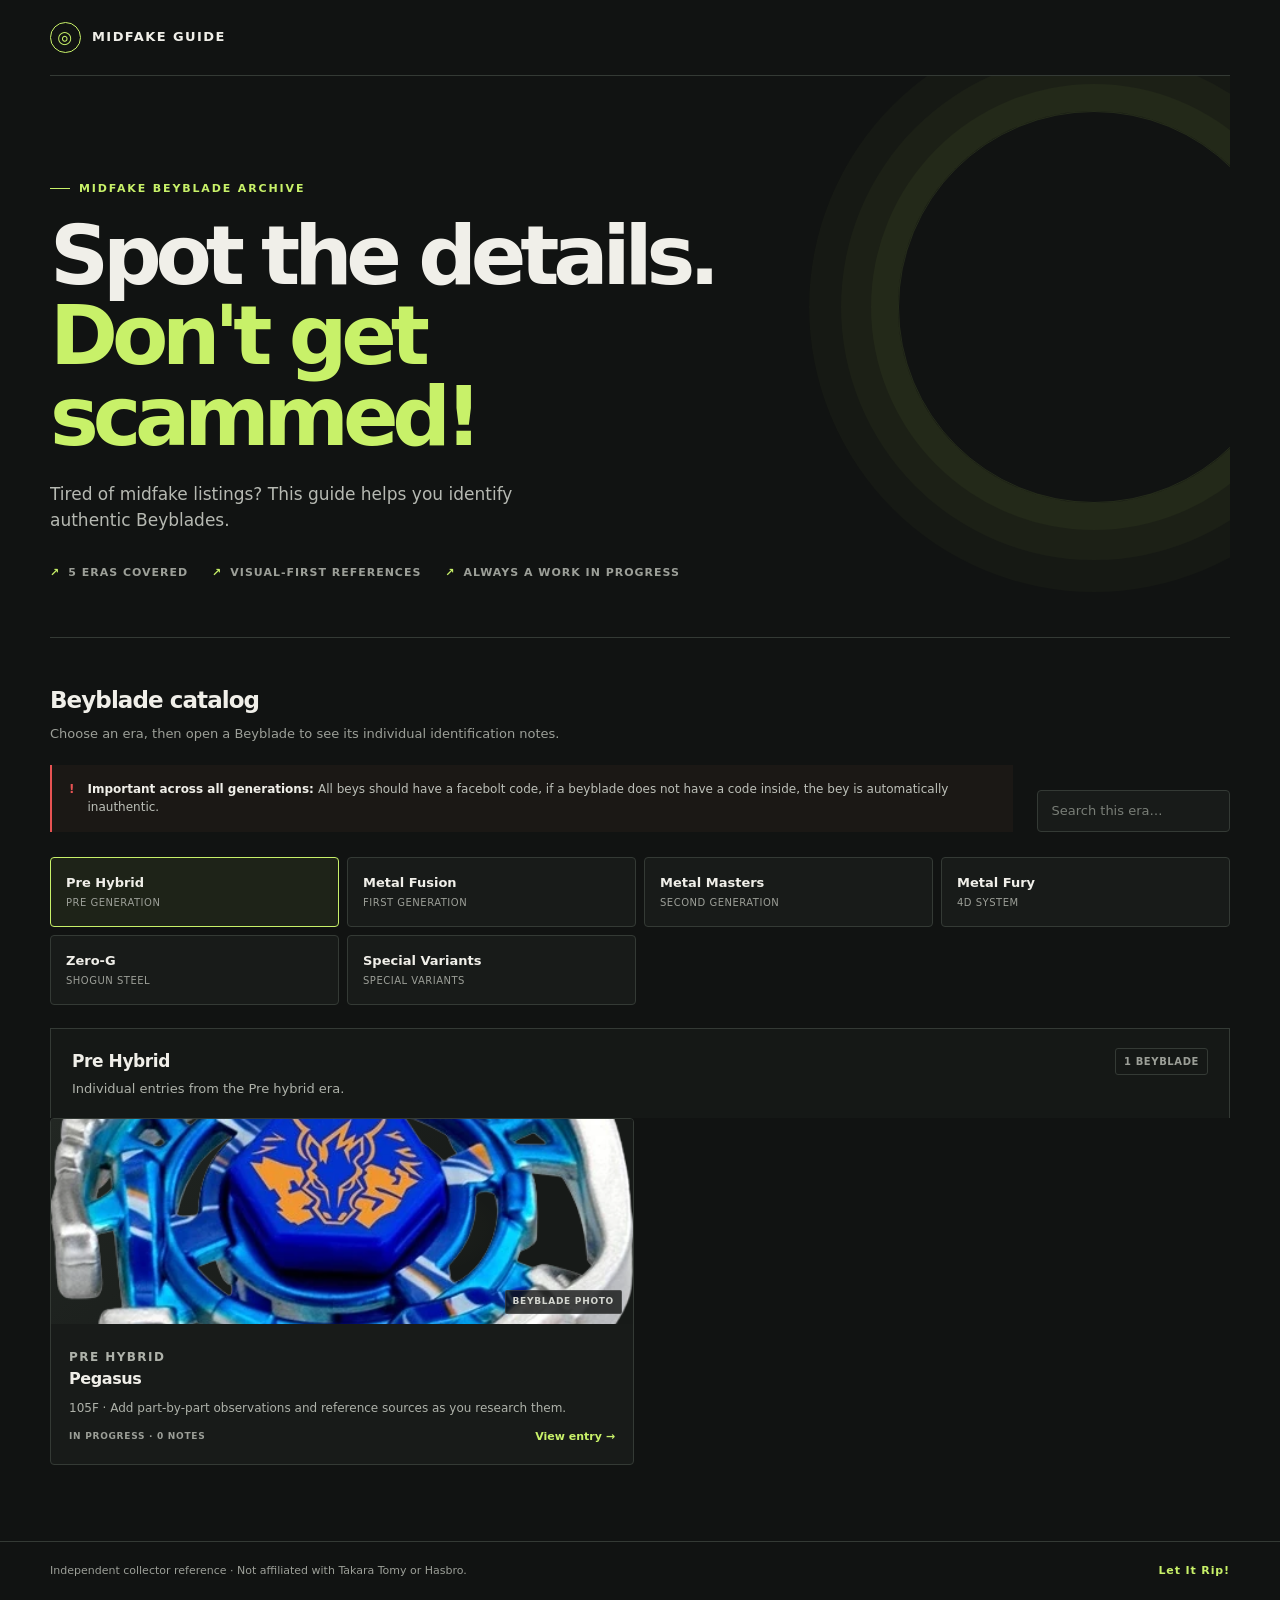
<file: index.html>
<!doctype html>
<html lang="en">
<head>
  <meta charset="utf-8">
  <meta name="viewport" content="width=device-width, initial-scale=1">
  <meta name="theme-color" content="#111312">
  <meta name="description" content="A community-friendly visual guide to comparing Beyblade midfakes across Metal Fusion, Metal Masters, Metal Fury, and Zero-G.">
  <title>Midfake Guide — Beyblade Catalog</title>
  <link rel="icon" href="images/favicon.ico" type="image/x-icon">
  <style>
    :root {
      color-scheme: dark;
      --ink: #f0efe9;
      --muted: #9c9f98;
      --surface: #181b19;
      --surface-raised: #202421;
      --line: #343a35;
      --accent: #c8f169;
      --accent-ink: #171b11;
      --orange: #e75353;
      --page-width: 1180px;
    }

    * { box-sizing: border-box; }

    body {
      margin: 0;
      background: #111312;
      color: var(--ink);
      font-family: Inter, ui-sans-serif, system-ui, -apple-system, BlinkMacSystemFont, "Segoe UI", sans-serif;
      line-height: 1.55;
    }

    button, input { font: inherit; }
    button { color: inherit; }
    a { color: inherit; }

    .shell {
      width: min(var(--page-width), calc(100% - 48px));
      margin-inline: auto;
    }

    .topbar {
      min-height: 76px;
      display: flex;
      align-items: center;
      justify-content: space-between;
      gap: 20px;
      border-bottom: 1px solid var(--line);
    }

    .brand {
      display: flex;
      align-items: center;
      gap: 11px;
      color: var(--ink);
      font-size: 13px;
      font-weight: 750;
      letter-spacing: .11em;
      text-decoration: none;
      text-transform: uppercase;
    }

    .brand-mark {
      display: grid;
      width: 31px;
      height: 31px;
      place-items: center;
      border: 1px solid var(--accent);
      border-radius: 50%;
      color: var(--accent);
      font-size: 17px;
      line-height: 1;
    }

    .top-note {
      color: var(--muted);
      font-size: 12px;
      letter-spacing: .04em;
      text-decoration: none;
    }

    .top-note:hover { color: var(--accent); }
    .hero {
      position: relative;
      overflow: hidden;
      padding: clamp(54px, 9vw, 104px) 0 56px;
      border-bottom: 1px solid var(--line);
    }

    .hero::after {
      position: absolute;
      top: 35px;
      right: max(-60px, calc((100vw - var(--page-width)) / 2 - 110px));
      width: clamp(190px, 32vw, 390px);
      aspect-ratio: 1;
      border: 1px solid #c8f1691c;
      border-radius: 50%;
      box-shadow: 0 0 0 27px #c8f1690a, 0 0 0 57px #c8f16908, 0 0 0 89px #c8f16906;
      content: "";
      pointer-events: none;
    }

    .eyebrow {
      display: flex;
      align-items: center;
      gap: 9px;
      margin: 0 0 19px;
      color: var(--accent);
      font-size: 11px;
      font-weight: 800;
      letter-spacing: .17em;
      text-transform: uppercase;
    }

    .eyebrow::before {
      width: 20px;
      height: 1px;
      background: currentColor;
      content: "";
    }

    h1 {
      max-width: 720px;
      margin: 0;
      font-size: clamp(42px, 7.4vw, 82px);
      font-weight: 760;
      letter-spacing: -.075em;
      line-height: .98;
    }

    h1 span { color: var(--accent); }

    .hero-copy {
      max-width: 540px;
      margin: 24px 0 0;
      color: #b6b9b2;
      font-size: clamp(15px, 1.7vw, 17px);
    }

    .hero-meta {
      display: flex;
      flex-wrap: wrap;
      gap: 10px 24px;
      margin-top: 30px;
      color: var(--muted);
      font-size: 11px;
      font-weight: 700;
      letter-spacing: .09em;
      text-transform: uppercase;
    }

    .hero-meta span::before {
      margin-right: 8px;
      color: var(--accent);
      content: "↗";
    }

    .library { padding: 45px 0 76px; }

    .section-heading {
      display: flex;
      align-items: end;
      justify-content: space-between;
      gap: 24px;
      margin-bottom: 25px;
    }

    .section-heading h2 {
      margin: 0;
      font-size: 23px;
      letter-spacing: -.04em;
    }

    .section-heading p {
      margin: 5px 0 0;
      color: var(--muted);
      font-size: 13px;
    }

    .search {
      width: min(250px, 100%);
      padding: 10px 13px;
      border: 1px solid var(--line);
      border-radius: 4px;
      outline: none;
      background: var(--surface);
      color: var(--ink);
      font-size: 13px;
    }

    .search:focus { border-color: var(--accent); }
    .search::placeholder { color: #797e77; }

    .era-tabs {
      display: grid;
      grid-template-columns: repeat(4, 1fr);
      gap: 8px;
      margin-bottom: 23px;
    }

    .era-tab {
      min-height: 70px;
      padding: 13px 15px;
      border: 1px solid var(--line);
      border-radius: 4px;
      background: var(--surface);
      cursor: pointer;
      text-align: left;
      transition: border-color .16s ease, background .16s ease, transform .16s ease;
    }

    .era-tab:hover { transform: translateY(-2px); border-color: #68705f; }

    .era-tab[aria-selected="true"] {
      border-color: var(--accent);
      background: #c8f16912;
    }

    .era-tab-name {
      display: block;
      font-size: 13px;
      font-weight: 750;
    }

    .era-tab-range {
      display: block;
      margin-top: 2px;
      color: var(--muted);
      font-size: 10px;
      letter-spacing: .05em;
      text-transform: uppercase;
    }

    .era-overview {
      display: flex;
      align-items: start;
      justify-content: space-between;
      gap: 24px;
      padding: 19px 21px;
      border: 1px solid var(--line);
      border-bottom: 0;
      background: #151816;
    }

    .era-overview h3 {
      margin: 0;
      font-size: 17px;
      letter-spacing: -.025em;
    }

    .era-overview p {
      max-width: 690px;
      margin: 5px 0 0;
      color: #aeb2aa;
      font-size: 13px;
    }

    .era-count {
      flex: 0 0 auto;
      padding: 5px 8px;
      border: 1px solid var(--line);
      border-radius: 3px;
      color: var(--muted);
      font-size: 10px;
      font-weight: 700;
      letter-spacing: .06em;
      text-transform: uppercase;
    }

    .reference-grid {
      display: grid;
      grid-template-columns: repeat(2, minmax(0, 1fr));
      gap: 12px;
    }

    .reference-card {
      overflow: hidden;
      border: 1px solid var(--line);
      border-radius: 4px;
      background: var(--surface);
    }

    .entry-card {
      display: block;
      width: 100%;
      padding: 0;
      border: 1px solid var(--line);
      color: inherit;
      text-align: left;
      text-decoration: none;
      transition: border-color .16s ease, transform .16s ease;
    }

    .entry-card:hover, .entry-card:focus-visible {
      transform: translateY(-2px);
      border-color: var(--accent);
    }

    .entry-card:focus-visible, .back-button:focus-visible {
      outline: 2px solid var(--accent);
      outline-offset: 3px;
    }

    .entry-meta {
      display: flex;
      align-items: center;
      justify-content: space-between;
      gap: 12px;
      margin-top: 11px;
    }

    .entry-status {
      color: var(--muted);
      font-size: 9px;
      font-weight: 750;
      letter-spacing: .08em;
      text-transform: uppercase;
    }

    .entry-link {
      color: var(--accent);
      font-size: 11px;
      font-weight: 750;
    }

    .entry-detail {
      margin-top: 20px;
      border: 1px solid var(--line);
      border-radius: 4px;
      background: var(--surface);
    }

    .detail-heading {
      display: flex;
      align-items: start;
      justify-content: space-between;
      gap: 20px;
      padding: 20px;
      border-bottom: 1px solid var(--line);
    }

    .detail-heading h3 {
      margin: 0;
      font-size: clamp(22px, 4vw, 32px);
      letter-spacing: -.05em;
    }

    .detail-combo { margin: 4px 0 0; color: var(--muted); font-size: 13px; }

    .back-button {
      flex: 0 0 auto;
      padding: 9px 12px;
      border: 1px solid var(--line);
      border-radius: 3px;
      background: var(--surface-raised);
      cursor: pointer;
      font-size: 12px;
    }

    .detail-body { padding: 20px; }

    .detail-summary {
      max-width: 760px;
      margin: 0 0 22px;
      color: #c1c4bd;
      font-size: 14px;
    }

    .detail-section-title {
      margin: 0 0 11px;
      color: var(--muted);
      font-size: 10px;
      font-weight: 800;
      letter-spacing: .12em;
      text-transform: uppercase;
    }

    .evidence-grid {
      display: grid;
      grid-template-columns: repeat(2, minmax(0, 1fr));
      gap: 11px;
    }

    .evidence-card {
      overflow: hidden;
      border: 1px solid var(--line);
      border-radius: 3px;
      background: #151816;
    }

    .evidence-image {
      position: relative;
      display: grid;
      min-height: 155px;
      place-items: center;
      overflow: hidden;
      background: radial-gradient(ellipse at center, #c8f16912, transparent 56%), #191d1a;
    }

    .evidence-image img {
      position: absolute;
      inset: 0;
      width: 100%;
      height: 100%;
      object-fit: cover;
    }

    .evidence-placeholder {
      max-width: 220px;
      padding: 15px;
      color: var(--muted);
      font-size: 11px;
      text-align: center;
    }

    .evidence-copy { padding: 14px; }
    .evidence-copy h5 { margin: 0; font-size: 14px; }
    .evidence-copy p { margin: 7px 0 0; color: #aeb2aa; font-size: 12px; }

    .evidence-source {
      display: inline-block;
      margin-top: 10px;
      color: var(--accent);
      font-size: 11px;
      font-weight: 700;
      text-decoration-thickness: 1px;
      text-underline-offset: 3px;
    }

    .shared-check {
      margin-top: 18px;
      padding: 15px 16px;
      border-left: 2px solid var(--orange);
      background: #e783530c;
    }

    .shared-check h4 { margin: 0; font-size: 13px; }
    .shared-check p { margin: 5px 0 0; color: #bdc0b9; font-size: 12px; }
    .detail-empty { padding: 25px; border: 1px dashed var(--line); color: var(--muted); font-size: 13px; }

    .reference-image {
      position: relative;
      display: grid;
      min-height: 205px;
      place-items: center;
      overflow: hidden;
      background:
        radial-gradient(ellipse at 50% 53%, #c8f16914, transparent 39%),
        linear-gradient(135deg, #222723, #171a18 65%);
    }

    .reference-image::before,
    .reference-image::after {
      position: absolute;
      width: 165px;
      height: 165px;
      border: 1px solid #c8f16920;
      border-radius: 50%;
      content: "";
    }

    .reference-image::after { width: 118px; height: 118px; border-color: #c8f16918; }

    .top-illustration {
      z-index: 1;
      width: 98px;
      height: 98px;
      filter: drop-shadow(0 13px 16px #0008);
      transform: rotate(-12deg);
    }

    .reference-image img {
      position: absolute;
      z-index: 2;
      width: 100%;
      height: 100%;
      object-fit: cover;
    }

    .image-caption {
      position: absolute;
      z-index: 3;
      right: 11px;
      bottom: 10px;
      padding: 4px 7px;
      border: 1px solid #ffffff20;
      border-radius: 2px;
      background: #111312c9;
      color: #d3d5cf;
      font-size: 9px;
      font-weight: 700;
      letter-spacing: .08em;
      text-transform: uppercase;
    }

    .reference-copy { padding: 17px 18px 19px; }

    .card-label {
      margin: 0 0 5px;
      color: var(--accent);
      font-size: 9px;
      font-weight: 800;
      letter-spacing: .12em;
      text-transform: uppercase;
    }

    .reference-copy h4 {
      margin: 0;
      font-size: 16px;
      letter-spacing: -.025em;
    }

    .reference-copy > p {
      margin: 7px 0 0;
      color: #aeb2aa;
      font-size: 12px;
    }

    .empty-state {
      grid-column: 1 / -1;
      padding: 36px 20px;
      border: 1px dashed var(--line);
      color: var(--muted);
      text-align: center;
    }

    .note {
      display: flex;
      gap: 13px;
      margin-top: 21px;
      padding: 15px 17px;
      border-left: 2px solid var(--orange);
      background: #e783530c;
      color: #bdc0b9;
      font-size: 12px;
    }

    .note strong { color: var(--ink); }
    .note-mark { color: var(--orange); font-weight: 900; }

    footer {
      border-top: 1px solid var(--line);
      color: var(--muted);
      font-size: 11px;
    }

    .footer-inner {
      display: flex;
      justify-content: space-between;
      gap: 20px;
      padding: 20px 0 27px;
    }

    .footer-inner p { margin: 0; }
    .footer-tag { color: var(--accent); font-weight: 750; letter-spacing: .08em; }

    @media (max-width: 700px) {
      .shell { width: min(100% - 32px, var(--page-width)); }
      .top-note { max-width: 145px; text-align: right; }
      .hero { padding: 58px 0 45px; }
      .hero::after { top: 25px; right: -100px; opacity: .7; }
      .section-heading { align-items: stretch; flex-direction: column; gap: 14px; }
      .search { width: 100%; }
      .era-tabs { grid-template-columns: repeat(2, minmax(0, 1fr)); }
      .reference-grid { grid-template-columns: repeat(2, minmax(0, 1fr)); }
      .evidence-grid { grid-template-columns: 1fr; }
      .era-overview { padding: 16px; }
      .reference-image { min-height: 190px; }
      .detail-heading { flex-direction: column-reverse; }
    }

    @media (prefers-reduced-motion: reduce) {
      *, *::before, *::after { scroll-behavior: auto !important; transition-duration: .01ms !important; }
    }

    @media (max-width: 460px) {
      .reference-grid { grid-template-columns: 1fr; }
    }
  </style>
</head>
<body>
  <header class="shell topbar">
    <a class="brand" href="index.html" aria-label="Midfake Guide home">
      <span class="brand-mark" aria-hidden="true">◎</span>
      Midfake Guide
    </a>
  </header>
  <main>
    <section class="shell hero" aria-labelledby="page-title">
      <p class="eyebrow">Midfake Beyblade Archive</p>
      <h1 id="page-title">Spot the details.<br><span>Don't get scammed!</span></h1>
      <p class="hero-copy">Tired of midfake listings? This guide helps you identify authentic Beyblades.</p>
      <div class="hero-meta" aria-label="Guide details">
        <span>5 eras covered</span>
        <span>Visual-first references</span>
        <span>Always a work in progress</span>
      </div>
    </section>

    <section class="shell library" aria-labelledby="library-title">
      <div class="section-heading">
        <div>
          <h2 id="library-title">Beyblade catalog</h2>
          <p>Choose an era, then open a Beyblade to see its individual identification notes.</p>
          <aside class="note">
         <span class="note-mark" aria-hidden="true">!</span>
        <div><strong>Important across all generations: </strong>All beys should have a facebolt code, if a beyblade does not have a code inside, the bey is automatically inauthentic.</div>
        </div>
        <label>
          <span hidden>Search Beyblades in the selected era</span>
          <input class="search" id="search" type="search" placeholder="Search this era…" autocomplete="off">
        </label>
      </div>

      <div class="era-tabs" id="era-tabs" role="tablist" aria-label="Beyblade eras"></div>
      <div class="era-overview" id="era-overview" aria-live="polite"></div>
      <div class="reference-grid" id="reference-grid"></div>
      </aside>
    </section>
  </main>

  <footer>
    <div class="shell footer-inner">
      <p>Independent collector reference · Not affiliated with Takara Tomy or Hasbro.</p>
      <p class="footer-tag">Let It Rip!</p>
    </div>
  </footer>

  <script src="catalog-data.js"></script>
  <script>
    const { eras, beys } = window.MIDFAKE_CATALOG;
    const tabs = document.getElementById("era-tabs");
    const overview = document.getElementById("era-overview");
    const grid = document.getElementById("reference-grid");
    const search = document.getElementById("search");
    const eraFromHash = window.location.hash.slice(1);
    const savedReturnEra = sessionStorage.getItem("catalog-return-era");
    const savedReturnScroll = Number(sessionStorage.getItem("catalog-return-scroll"));
    const savedReturnSearch = sessionStorage.getItem("catalog-return-search");
    const shouldRestorePosition = savedReturnEra === eraFromHash
      && eras.some((era) => era.id === savedReturnEra)
      && Number.isFinite(savedReturnScroll);
    let activeEra = eras.some((era) => era.id === eraFromHash) ? eraFromHash : eras[0].id;

    if (shouldRestorePosition && savedReturnSearch !== null) {
      search.value = savedReturnSearch;
    }

    sessionStorage.removeItem("catalog-return-era");
    sessionStorage.removeItem("catalog-return-scroll");
    sessionStorage.removeItem("catalog-return-search");

    function renderTabs() {
      tabs.innerHTML = eras.map((era) => `
        <button class="era-tab" id="tab-${era.id}" type="button" role="tab"
          aria-selected="${era.id === activeEra}" aria-controls="reference-grid"
          tabindex="${era.id === activeEra ? "0" : "-1"}" data-era="${era.id}">
          <span class="era-tab-name">${era.name}</span>
          <span class="era-tab-range">${era.range}</span>
        </button>
      `).join("");
    }

    function topIllustration() {
      return `<svg class="top-illustration" viewBox="0 0 100 100" aria-hidden="true">
        <path d="M50 5 64 25 89 19 77 42 95 59 69 63 63 89 48 70 27 84 30 58 7 47 30 35 27 11 47 27Z" fill="#c8f169" fill-opacity=".92"/>
        <circle cx="50" cy="49" r="20" fill="#202820" stroke="#f0efe9" stroke-opacity=".8" stroke-width="2"/>
        <circle cx="50" cy="49" r="8" fill="#e78353"/>
        <circle cx="50" cy="49" r="3" fill="#f0efe9"/>
      </svg>`;
    }

    function escapeHtml(value) {
      return String(value).replace(/[&<>"']/g, (character) => ({
        "&": "&amp;", "<": "&lt;", ">": "&gt;", '"': "&quot;", "'": "&#39;"
      })[character]);
    }

    function renderCatalog() {
      const era = eras.find((item) => item.id === activeEra);
      const query = search.value.trim().toLowerCase();
      const matches = beys.filter((bey) => bey.era === activeEra && (
        `${bey.name} ${bey.combo} ${bey.summary} ${bey.observations.map((item) => `${item.component} ${item.note}`).join(" ")}`
          .toLowerCase().includes(query)
      ));

      overview.innerHTML = `
        <div>
          <h3 id="active-era-title">${era.name}</h3>
          <p>${era.description}</p>
        </div>
        <span class="era-count">${matches.length} ${matches.length === 1 ? "Beyblade" : "Beyblades"}</span>
      `;

      grid.setAttribute("role", "tabpanel");
      grid.setAttribute("aria-labelledby", `tab-${era.id}`);
      grid.innerHTML = matches.length
        ? matches.map((bey) => `
          <a class="reference-card entry-card" href="bey.html?id=${encodeURIComponent(bey.id)}">
            <div class="reference-image">
              ${topIllustration()}
              ${bey.image ? `<img src="${escapeHtml(bey.image)}" alt="${escapeHtml(bey.imageAlt)}" loading="lazy">` : ""}
              <span class="image-caption">${bey.image ? "Beyblade photo" : "Add a photo"}</span>
            </div>
            <div class="reference-copy">
              <p class="card-label">${escapeHtml(era.name)}</p>
              <h4>${escapeHtml(bey.name)}</h4>
              <p>${bey.combo ? `${escapeHtml(bey.combo)} · ` : ""}${escapeHtml(bey.summary || "Catalog entry — identification notes to be added.")}</p>
              <span class="entry-meta">
                <span class="entry-status">${escapeHtml(bey.status)} · ${bey.observations.length} note${bey.observations.length === 1 ? "" : "s"}</span>
                <span class="entry-link">View entry →</span>
              </span>
            </div>
          </a>
        `).join("")
        : `<p class="empty-state">${query ? `No Beyblades match “${escapeHtml(query)}”. Try another search.` : "No Beyblade entries yet. See the how-to-add guide to get started."}</p>`;
    }

    tabs.addEventListener("click", (event) => {
      const button = event.target.closest("[data-era]");
      if (!button) return;
      activeEra = button.dataset.era;
      search.value = "";
      history.replaceState(null, "", `#${activeEra}`);
      renderTabs();
      renderCatalog();
      document.getElementById(`tab-${activeEra}`).focus();
    });

    tabs.addEventListener("keydown", (event) => {
      const currentIndex = eras.findIndex((era) => era.id === activeEra);
      let nextIndex = currentIndex;
      if (event.key === "ArrowRight") nextIndex = (currentIndex + 1) % eras.length;
      if (event.key === "ArrowLeft") nextIndex = (currentIndex - 1 + eras.length) % eras.length;
      if (nextIndex !== currentIndex) {
        event.preventDefault();
        activeEra = eras[nextIndex].id;
        search.value = "";
        history.replaceState(null, "", `#${activeEra}`);
        renderTabs();
        renderCatalog();
        document.getElementById(`tab-${activeEra}`).focus();
      }
    });

    window.addEventListener("hashchange", () => {
      const selectedEra = window.location.hash.slice(1);
      if (!eras.some((era) => era.id === selectedEra)) return;
      activeEra = selectedEra;
      search.value = "";
      renderTabs();
      renderCatalog();
    });

    search.addEventListener("input", () => {
      renderCatalog();
    });

    grid.addEventListener("click", (event) => {
      const card = event.target.closest(".entry-card");
      if (!card || event.button !== 0 || event.ctrlKey || event.metaKey || event.shiftKey || event.altKey) return;

      sessionStorage.setItem("catalog-return-era", activeEra);
      sessionStorage.setItem("catalog-return-scroll", String(window.scrollY));
      sessionStorage.setItem("catalog-return-search", search.value);
    });

    renderTabs();
    renderCatalog();

    if (shouldRestorePosition) {
      requestAnimationFrame(() => window.scrollTo(0, savedReturnScroll));
    }
  </script>
</body>
</html>
</file>
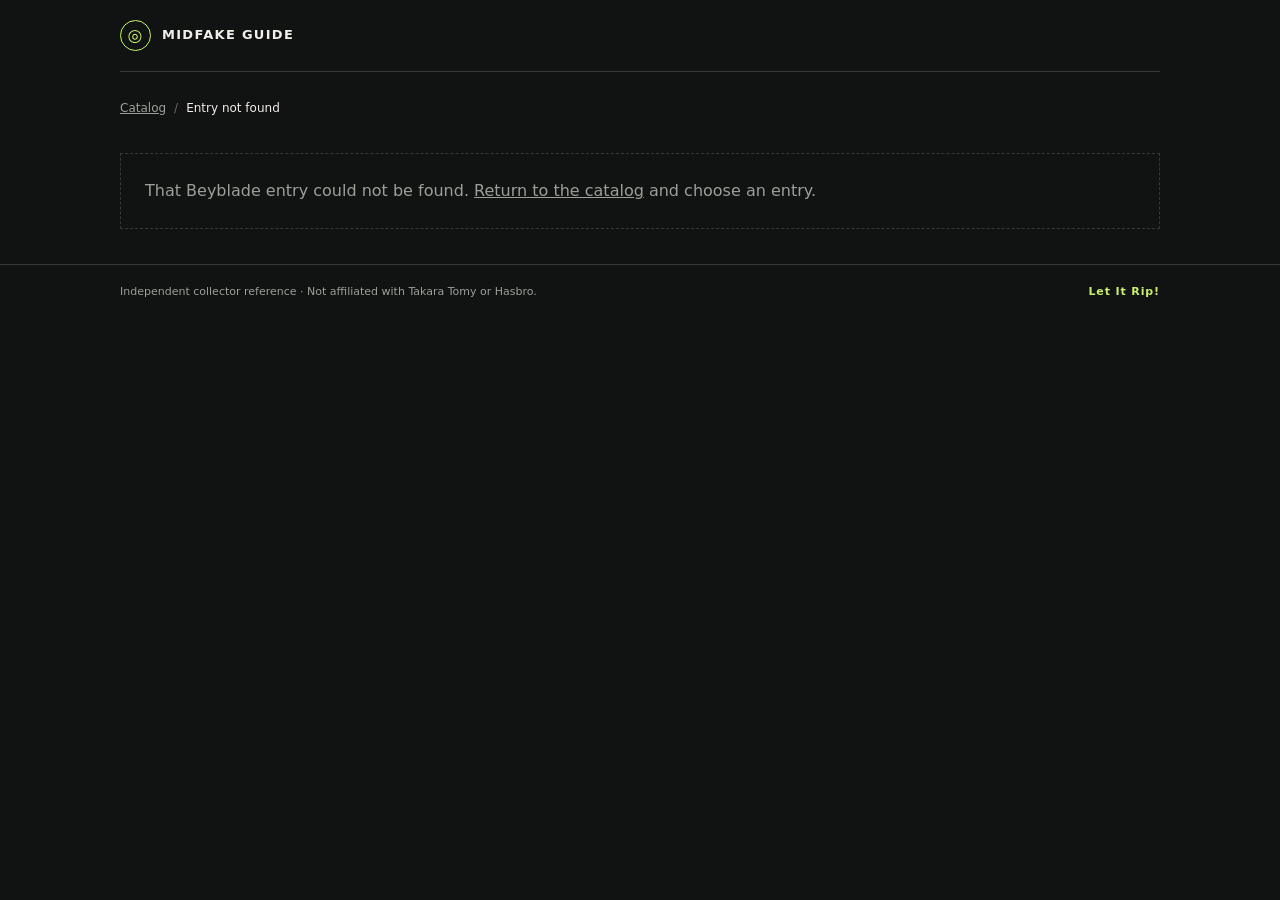
<file: bey.html>
<!doctype html>
<html lang="en">
<head>
  <meta charset="utf-8">
  <meta name="viewport" content="width=device-width, initial-scale=1">
  <meta name="theme-color" content="#111312">
  <meta name="description" content="Individual Beyblade identification notes and visual references.">
  <title>Beyblade entry — Midfake Guide</title>
  <link rel="icon" href="images/favicon.ico" type="image/x-icon">
  <link rel="stylesheet" href="site.css">
</head>
<body>
  <header class="shell topbar">
    <a class="brand" href="index.html">
      <span class="brand-mark" aria-hidden="true">◎</span>
      Midfake Guide
    </a>
  </header>

  <main class="shell">
    <nav class="breadcrumbs" id="breadcrumbs" aria-label="Breadcrumb"></nav>
    <div id="entry-content" aria-live="polite"></div>
  </main>

  <footer>
    <div class="shell footer-inner">
      <p>Independent collector reference · Not affiliated with Takara Tomy or Hasbro.</p>
      <p class="footer-tag">Let It Rip!</p>
    </div>
  </footer>

  <dialog class="image-viewer" id="image-viewer" aria-label="Full-size image viewer">
    <div class="viewer-close-row">
      <button class="viewer-close" id="viewer-close" type="button" aria-label="Close image viewer">Close ✕</button>
    </div>
    <img class="viewer-image" id="viewer-image" alt="">
    <p class="viewer-caption" id="viewer-caption"></p>
  </dialog>

  <script src="catalog-data.js"></script>
  <script>
    const { eras, beys } = window.MIDFAKE_CATALOG;
    const content = document.getElementById("entry-content");
    const breadcrumbs = document.getElementById("breadcrumbs");
    const imageViewer = document.getElementById("image-viewer");
    const viewerImage = document.getElementById("viewer-image");
    const viewerCaption = document.getElementById("viewer-caption");

    function escapeHtml(value) {
      return String(value).replace(/[&<>"']/g, (character) => ({
        "&": "&amp;", "<": "&lt;", ">": "&gt;", '"': "&quot;", "'": "&#39;"
      })[character]);
    }

    function renderBreadcrumbs(era, bey) {
      breadcrumbs.innerHTML = `
        <a class="crumb-link" href="index.html">Catalog</a>
        <span class="crumb-separator" aria-hidden="true">/</span>
        <a class="crumb-link" href="index.html#${encodeURIComponent(era.id)}">${escapeHtml(era.name)}</a>
        <span class="crumb-separator" aria-hidden="true">/</span>
        <span class="crumb-current" aria-current="page">${escapeHtml(bey.name)}</span>
      `;
    }

    function renderPhoto(image, alt, label) {
      if (!image) {
        return `<span class="photo-placeholder">${escapeHtml(alt || `Add a ${label.toLowerCase()} photo`)}</span>`;
      }

      const description = alt || label;
      return `
        <button class="image-zoom" type="button" data-image-zoom
          data-image-alt="${escapeHtml(description)}" data-image-caption="${escapeHtml(label)}"
          aria-label="Open full-size image: ${escapeHtml(description)}">
          <img src="${escapeHtml(image)}" alt="">
          <span class="image-zoom-hint" aria-hidden="true">Click to enlarge</span>
        </button>
      `;
    }

    function renderEntry(bey) {
      const era = eras.find((item) => item.id === bey.era);
      if (!era) {
        content.innerHTML = `<p class="not-found">This Beyblade entry refers to an era that is not in the catalog. <a href="index.html">Return to the catalog</a>.</p>`;
        return;
      }

      document.title = `${bey.name} — Midfake Guide`;
      renderBreadcrumbs(era, bey);
      const summary = bey.summary || "Catalog entry created. Add researched identification notes and visual references when available.";
      const mainPhoto = renderPhoto(bey.image, bey.imageAlt, `${bey.name} ${bey.combo}`);
      const observations = bey.observations.length
        ? bey.observations.map((observation) => {
          const sources = [
            { label: observation.sourceLabel, url: observation.sourceUrl },
            { label: observation.sourceLabel2, url: observation.sourceUrl2 }
          ].filter((source) => source.url);
          const sourceLinks = sources.length
            ? `<div class="source-links">${sources.map((source) => `<a class="source-link" href="${escapeHtml(source.url)}" target="_blank" rel="noopener noreferrer">${escapeHtml(source.label || "Open source reference")} ↗</a>`).join("")}</div>`
            : "";

          return `
          <article class="evidence-item">
            <div class="evidence-comparison">
              <figure class="comparison-figure">
                <figcaption>Midfake example</figcaption>
                <div class="evidence-photo">${renderPhoto(observation.midfakeImage, observation.midfakeImageAlt, `Midfake example · ${observation.component}`)}</div>
              </figure>
              <figure class="comparison-figure">
                <figcaption>Genuine reference</figcaption>
                <div class="evidence-photo">${renderPhoto(observation.genuineImage, observation.genuineImageAlt, `Genuine reference · ${observation.component}`)}</div>
              </figure>
            </div>
            <div class="evidence-copy">
              <h3>${escapeHtml(observation.component)}</h3>
              <p>${escapeHtml(observation.note)}</p>
              ${sourceLinks}
            </div>
          </article>
        `;
        }).join("")
        : `<p class="not-found">No part-specific notes yet.</p>`;

      content.innerHTML = `
        <section class="detail-hero">
          <div class="detail-hero-inner">
            <div>
              <p class="eyebrow">${escapeHtml(era.name)} · ${escapeHtml(bey.status)}</p>
              <h1 class="page-title">${escapeHtml(bey.name)}</h1>
              <p class="page-subtitle">${escapeHtml(bey.combo)}</p>
              <p class="page-intro">${escapeHtml(summary)}</p>
            </div>
            <div class="main-photo">${mainPhoto}</div>
          </div>
        </section>
        <section class="content-section">
          <h2>Identification notes</h2>
          <div class="evidence-list">${observations}</div>
        </section>
        <aside class="note"><strong>Research note:</strong> Collector observations are clues to compare, not standalone proof of authenticity. Check multiple details against reliable references for the same release and region.</aside>
      `;
      content.querySelector(".main-photo img")?.setAttribute("loading", "lazy");
    }

    const beyId = new URLSearchParams(window.location.search).get("id");
    const bey = beys.find((item) => item.id === beyId);
    if (bey) {
      renderEntry(bey);
    } else {
      breadcrumbs.innerHTML = `<a class="crumb-link" href="index.html">Catalog</a><span class="crumb-separator" aria-hidden="true">/</span><span class="crumb-current" aria-current="page">Entry not found</span>`;
      content.innerHTML = `<p class="not-found">That Beyblade entry could not be found. <a href="index.html">Return to the catalog</a> and choose an entry.</p>`;
    }

    content.addEventListener("click", (event) => {
      const trigger = event.target.closest("[data-image-zoom]");
      if (!trigger) return;
      const image = trigger.querySelector("img");
      if (!image || !image.currentSrc) return;
      viewerImage.src = image.currentSrc;
      viewerImage.alt = trigger.dataset.imageAlt;
      viewerCaption.textContent = trigger.dataset.imageCaption;
      imageViewer.showModal();
    });

    document.getElementById("viewer-close").addEventListener("click", () => {
      imageViewer.close();
    });

    imageViewer.addEventListener("click", (event) => {
      if (event.target === imageViewer) imageViewer.close();
    });

    imageViewer.addEventListener("close", () => {
      viewerImage.removeAttribute("src");
    });
  </script>
</body>
</html>
</file>
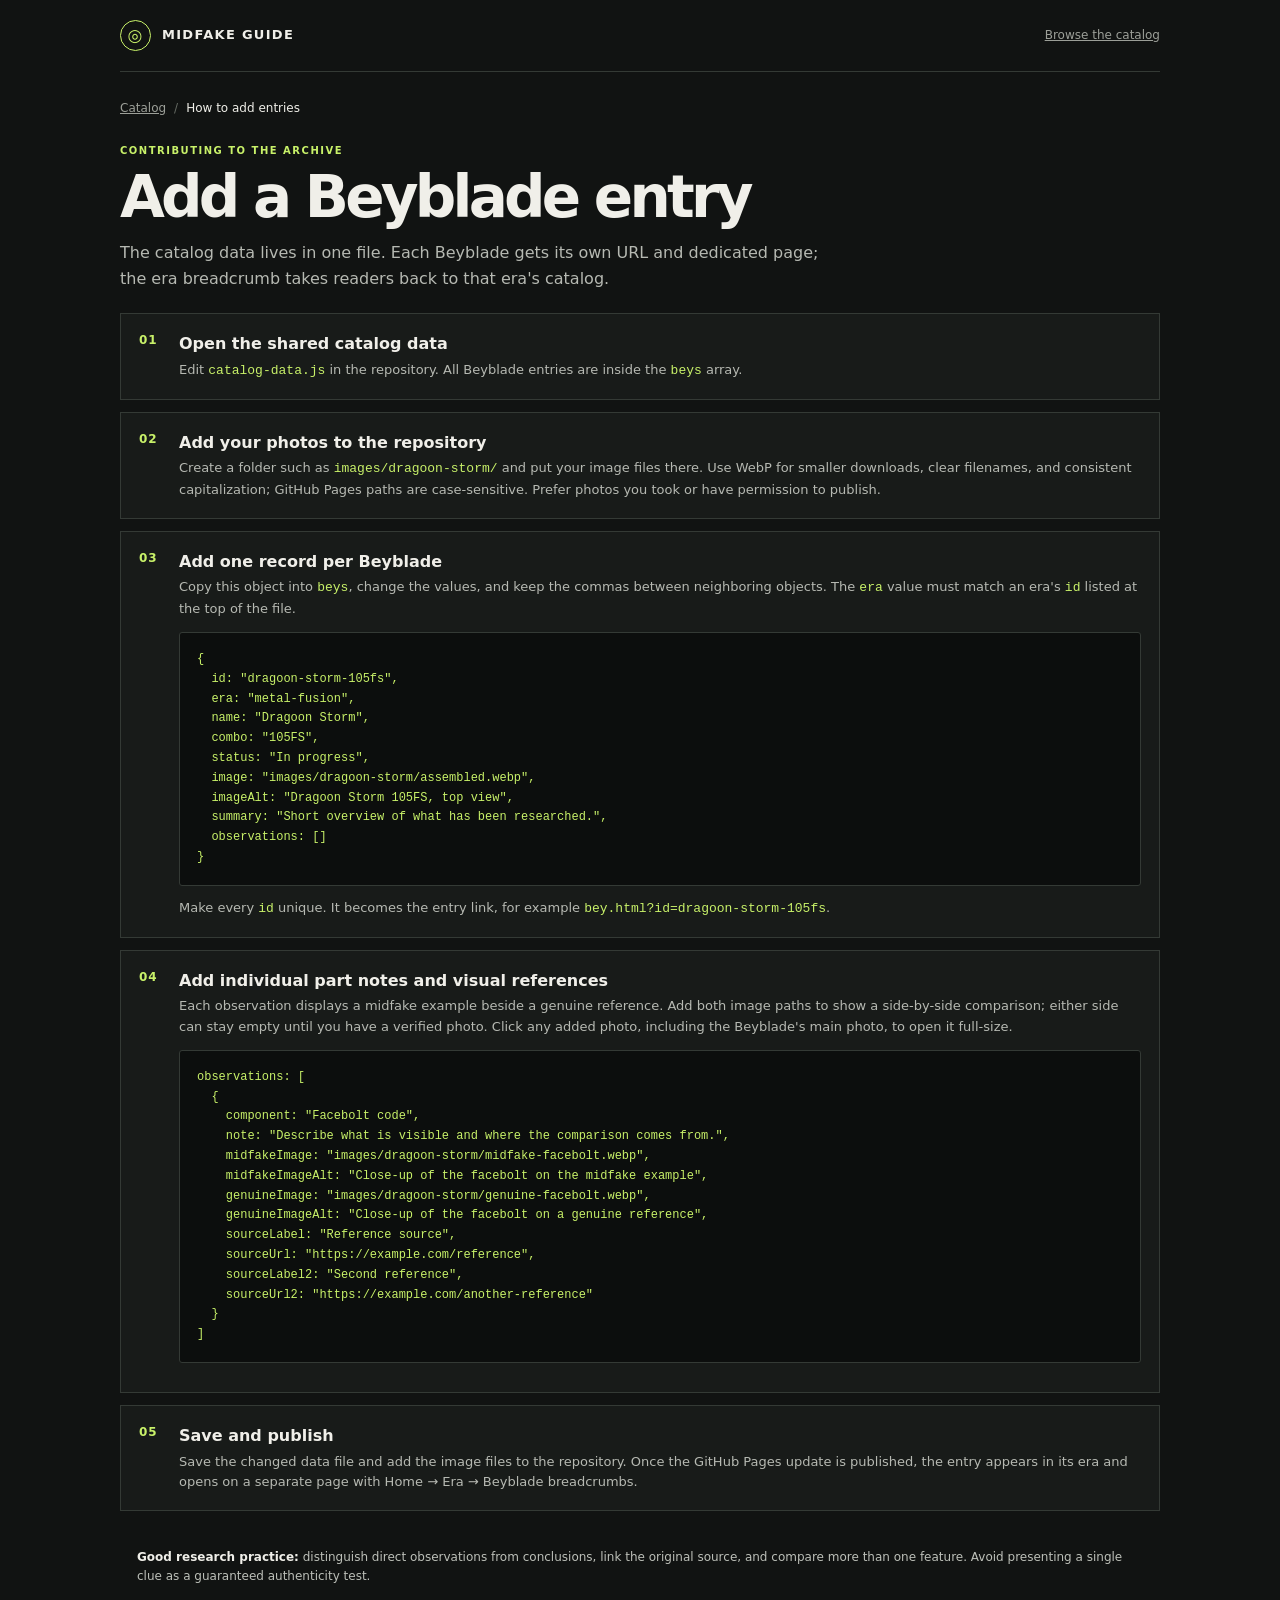
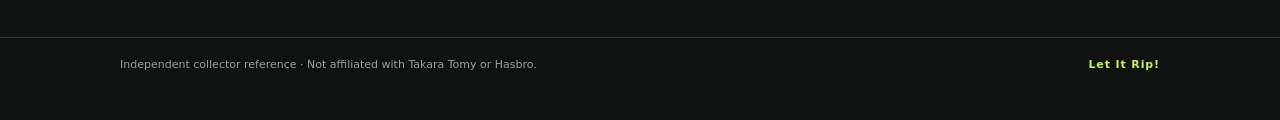
<file: how-to-add.html>
<!doctype html>
<html lang="en">
<head>
  <meta charset="utf-8">
  <meta name="viewport" content="width=device-width, initial-scale=1">
  <meta name="theme-color" content="#111312">
  <meta name="description" content="How to add Beyblade entries, identification notes, and visual references to the Midfake Guide.">
  <title>How to add entries — Midfake Guide</title>
  <link rel="icon" href="images/favicon.ico" type="image/x-icon">
  <link rel="stylesheet" href="site.css">
</head>
<body>
  <header class="shell topbar">
    <a class="brand" href="index.html">
      <span class="brand-mark" aria-hidden="true">◎</span>
      Midfake Guide
    </a>
    <a class="top-link" href="index.html">Browse the catalog</a>
  </header>

  <main class="shell">
    <nav class="breadcrumbs" aria-label="Breadcrumb">
      <a class="crumb-link" href="index.html">Catalog</a>
      <span class="crumb-separator" aria-hidden="true">/</span>
      <span class="crumb-current" aria-current="page">How to add entries</span>
    </nav>

    <section>
      <p class="eyebrow">Contributing to the archive</p>
      <h1 class="page-title">Add a Beyblade entry</h1>
      <p class="page-intro">The catalog data lives in one file. Each Beyblade gets its own URL and dedicated page; the era breadcrumb takes readers back to that era's catalog.</p>
    </section>

    <ol class="guide-steps">
      <li>
        <strong>Open the shared catalog data</strong>
        <p>Edit <code>catalog-data.js</code> in the repository. All Beyblade entries are inside the <code>beys</code> array.</p>
      </li>
      <li>
        <strong>Add your photos to the repository</strong>
        <p>Create a folder such as <code>images/dragoon-storm/</code> and put your image files there. Use WebP for smaller downloads, clear filenames, and consistent capitalization; GitHub Pages paths are case-sensitive. Prefer photos you took or have permission to publish.</p>
      </li>
      <li>
        <strong>Add one record per Beyblade</strong>
        <p>Copy this object into <code>beys</code>, change the values, and keep the commas between neighboring objects. The <code>era</code> value must match an era's <code>id</code> listed at the top of the file.</p>
        <pre class="code-block"><code>{
  id: "dragoon-storm-105fs",
  era: "metal-fusion",
  name: "Dragoon Storm",
  combo: "105FS",
  status: "In progress",
  image: "images/dragoon-storm/assembled.webp",
  imageAlt: "Dragoon Storm 105FS, top view",
  summary: "Short overview of what has been researched.",
  observations: []
}</code></pre>
        <p>Make every <code>id</code> unique. It becomes the entry link, for example <code>bey.html?id=dragoon-storm-105fs</code>.</p>
      </li>
      <li>
        <strong>Add individual part notes and visual references</strong>
        <p>Each observation displays a midfake example beside a genuine reference. Add both image paths to show a side-by-side comparison; either side can stay empty until you have a verified photo. Click any added photo, including the Beyblade's main photo, to open it full-size.</p>
        <pre class="code-block"><code>observations: [
  {
    component: "Facebolt code",
    note: "Describe what is visible and where the comparison comes from.",
    midfakeImage: "images/dragoon-storm/midfake-facebolt.webp",
    midfakeImageAlt: "Close-up of the facebolt on the midfake example",
    genuineImage: "images/dragoon-storm/genuine-facebolt.webp",
    genuineImageAlt: "Close-up of the facebolt on a genuine reference",
    sourceLabel: "Reference source",
    sourceUrl: "https://example.com/reference",
    sourceLabel2: "Second reference",
    sourceUrl2: "https://example.com/another-reference"
  }
]</code></pre>
      </li>
      <li>
        <strong>Save and publish</strong>
        <p>Save the changed data file and add the image files to the repository. Once the GitHub Pages update is published, the entry appears in its era and opens on a separate page with Home → Era → Beyblade breadcrumbs.</p>
      </li>
    </ol>

    <aside class="note"><strong>Good research practice:</strong> distinguish direct observations from conclusions, link the original source, and compare more than one feature. Avoid presenting a single clue as a guaranteed authenticity test.</aside>
  </main>

  <footer>
    <div class="shell footer-inner">
      <p>Independent collector reference · Not affiliated with Takara Tomy or Hasbro.</p>
      <p class="footer-tag">Let It Rip!</p>
    </div>
  </footer>
</body>
</html>
</file>
<file: site.css>
:root {
  color-scheme: dark;
  --ink: #f0efe9;
  --muted: #9c9f98;
  --surface: #181b19;
  --raised: #202421;
  --line: #343a35;
  --accent: #c8f169;
  --orange: #e78353;
  --width: 1040px;
}

* { box-sizing: border-box; }

body {
  margin: 0;
  background: #111312;
  color: var(--ink);
  font-family: Inter, ui-sans-serif, system-ui, -apple-system, BlinkMacSystemFont, "Segoe UI", sans-serif;
  line-height: 1.6;
}

a { color: inherit; }
button { color: inherit; font: inherit; }

.shell { width: min(var(--width), calc(100% - 48px)); margin-inline: auto; }

.topbar {
  min-height: 72px;
  display: flex;
  align-items: center;
  justify-content: space-between;
  gap: 20px;
  border-bottom: 1px solid var(--line);
}

.brand {
  display: flex;
  align-items: center;
  gap: 11px;
  color: var(--ink);
  font-size: 13px;
  font-weight: 750;
  letter-spacing: .1em;
  text-decoration: none;
  text-transform: uppercase;
}

.brand-mark {
  display: grid;
  width: 31px;
  height: 31px;
  place-items: center;
  border: 1px solid var(--accent);
  border-radius: 50%;
  color: var(--accent);
  font-size: 17px;
}

.top-link, .crumb-link { color: var(--muted); font-size: 12px; }
.top-link:hover, .crumb-link:hover { color: var(--accent); }

.breadcrumbs {
  display: flex;
  flex-wrap: wrap;
  gap: 8px;
  align-items: center;
  margin: 27px 0 25px;
  color: var(--muted);
  font-size: 12px;
}

.crumb-current { color: var(--ink); }
.crumb-separator { color: #656a63; }

.eyebrow {
  margin: 0 0 8px;
  color: var(--accent);
  font-size: 10px;
  font-weight: 800;
  letter-spacing: .15em;
  text-transform: uppercase;
}

.page-title {
  margin: 0;
  font-size: clamp(32px, 6vw, 58px);
  letter-spacing: -.065em;
  line-height: 1.05;
}

.page-subtitle { margin: 8px 0 0; color: var(--muted); }
.page-intro { max-width: 720px; margin: 12px 0 0; color: #b6b9b2; }

.detail-hero { padding: 18px 0 30px; border-bottom: 1px solid var(--line); }
.detail-hero-inner { display: grid; grid-template-columns: minmax(0, 1fr) minmax(220px, 340px); gap: 30px; align-items: center; }

.main-photo {
  position: relative;
  display: grid;
  min-height: 245px;
  place-items: center;
  overflow: hidden;
  border: 1px solid var(--line);
  border-radius: 4px;
  background: radial-gradient(ellipse at center, #c8f16914, transparent 56%), linear-gradient(135deg, #222723, #171a18 65%);
}

.photo-placeholder { max-width: 250px; padding: 20px; color: var(--muted); font-size: 12px; text-align: center; }

.content-section { padding: 27px 0; border-bottom: 1px solid var(--line); }
.content-section h2 { margin: 0 0 15px; font-size: 18px; letter-spacing: -.03em; }
.summary { max-width: 800px; margin: 0; color: #c1c4bd; font-size: 15px; }

.evidence-list { display: grid; gap: 14px; }
.evidence-item {
  overflow: hidden;
  border: 1px solid var(--line);
  border-radius: 4px;
  background: var(--surface);
}

.evidence-comparison {
  display: grid;
  grid-template-columns: repeat(2, minmax(0, 1fr));
  gap: 12px;
  padding: 16px;
}

.comparison-figure { min-width: 0; margin: 0; }
.comparison-figure figcaption { margin-bottom: 7px; color: var(--ink); font-size: 12px; font-weight: 750; }

.evidence-photo {
  position: relative;
  display: grid;
  min-height: 220px;
  place-items: center;
  overflow: hidden;
  border: 1px solid var(--line);
  border-radius: 3px;
  background: radial-gradient(ellipse at center, #c8f16912, transparent 56%), #191d1a;
}

.image-zoom {
  position: absolute;
  inset: 0;
  display: grid;
  width: 100%;
  height: 100%;
  place-items: center;
  padding: 0;
  overflow: hidden;
  border: 0;
  background: transparent;
  cursor: zoom-in;
}

.image-zoom:focus-visible { outline: 2px solid var(--accent); outline-offset: -3px; }
.image-zoom img { display: block; width: 100%; height: 100%; object-fit: contain; }
.image-zoom:hover img { filter: brightness(1.08); }
.image-zoom-hint { position: absolute; right: 8px; bottom: 8px; padding: 3px 6px; border: 1px solid #ffffff24; border-radius: 2px; background: #111312d9; color: var(--ink); font-size: 10px; }

.image-viewer {
  width: min(94vw, 1100px);
  max-width: none;
  max-height: 94vh;
  padding: 18px;
  border: 1px solid var(--line);
  border-radius: 5px;
  background: #111312;
  color: var(--ink);
}

.image-viewer::backdrop { background: #000d; }
.viewer-close-row { display: flex; justify-content: end; margin-bottom: 8px; }
.viewer-close { padding: 6px 10px; border: 1px solid var(--line); border-radius: 3px; background: var(--raised); cursor: pointer; }
.viewer-image { display: block; max-width: 100%; max-height: calc(94vh - 100px); margin-inline: auto; object-fit: contain; }
.viewer-caption { margin: 10px 0 0; color: var(--muted); font-size: 12px; text-align: center; }

.evidence-copy { padding: 18px; }
.evidence-copy h3 { margin: 0; font-size: 16px; }
.evidence-copy p { margin: 8px 0 0; color: #b6b9b2; font-size: 13px; }
.source-links { display: flex; flex-wrap: wrap; gap: 12px; margin-top: 12px; }
.source-link { color: var(--accent); font-size: 12px; font-weight: 700; }

.note {
  margin: 22px 0;
  padding: 15px 17px;
  border-left: 2px solid var(--red);
  background: var(--red)0c;
  color: #bdc0b9;
  font-size: 12px;
}

.note strong { color: var(--ink); }
.not-found { margin: 35px 0; padding: 24px; border: 1px dashed var(--line); color: var(--muted); }

.guide-steps { display: grid; gap: 12px; margin: 22px 0; padding: 0; list-style: none; counter-reset: steps; }
.guide-steps li { position: relative; padding: 17px 18px 17px 58px; border: 1px solid var(--line); background: var(--surface); counter-increment: steps; }
.guide-steps li::before {
  position: absolute;
  top: 17px;
  left: 18px;
  color: var(--accent);
  content: "0" counter(steps);
  font-size: 12px;
  font-weight: 800;
  letter-spacing: .08em;
}

.guide-steps strong { display: block; margin-bottom: 3px; }
.guide-steps p { margin: 0; color: #b6b9b2; font-size: 13px; }
.guide-steps code, .code-block { color: var(--accent); }

.code-block {
  overflow-x: auto;
  margin: 12px 0;
  padding: 17px;
  border: 1px solid var(--line);
  border-radius: 3px;
  background: #0c0e0d;
  font: 12px/1.65 Consolas, "Courier New", monospace;
  white-space: pre;
}

footer { margin-top: 35px; border-top: 1px solid var(--line); color: var(--muted); font-size: 11px; }
.footer-inner { display: flex; justify-content: space-between; gap: 20px; padding: 18px 0 26px; }
.footer-inner p { margin: 0; }
.footer-tag { color: var(--accent); font-weight: 750; letter-spacing: .08em; }

[hidden] { display: none !important; }

@media (max-width: 680px) {
  .shell { width: min(100% - 32px, var(--width)); }
  .detail-hero-inner { grid-template-columns: 1fr; }
  .detail-hero-inner { gap: 20px; }
  .main-photo { min-height: 210px; }
  .evidence-comparison { grid-template-columns: 1fr; }
  .evidence-photo { min-height: 210px; }
  .image-viewer { padding: 10px; }
  .footer-inner { flex-direction: column; }
}

@media (prefers-reduced-motion: reduce) {
  *, *::before, *::after { scroll-behavior: auto !important; transition-duration: .01ms !important; }
}
</file>
